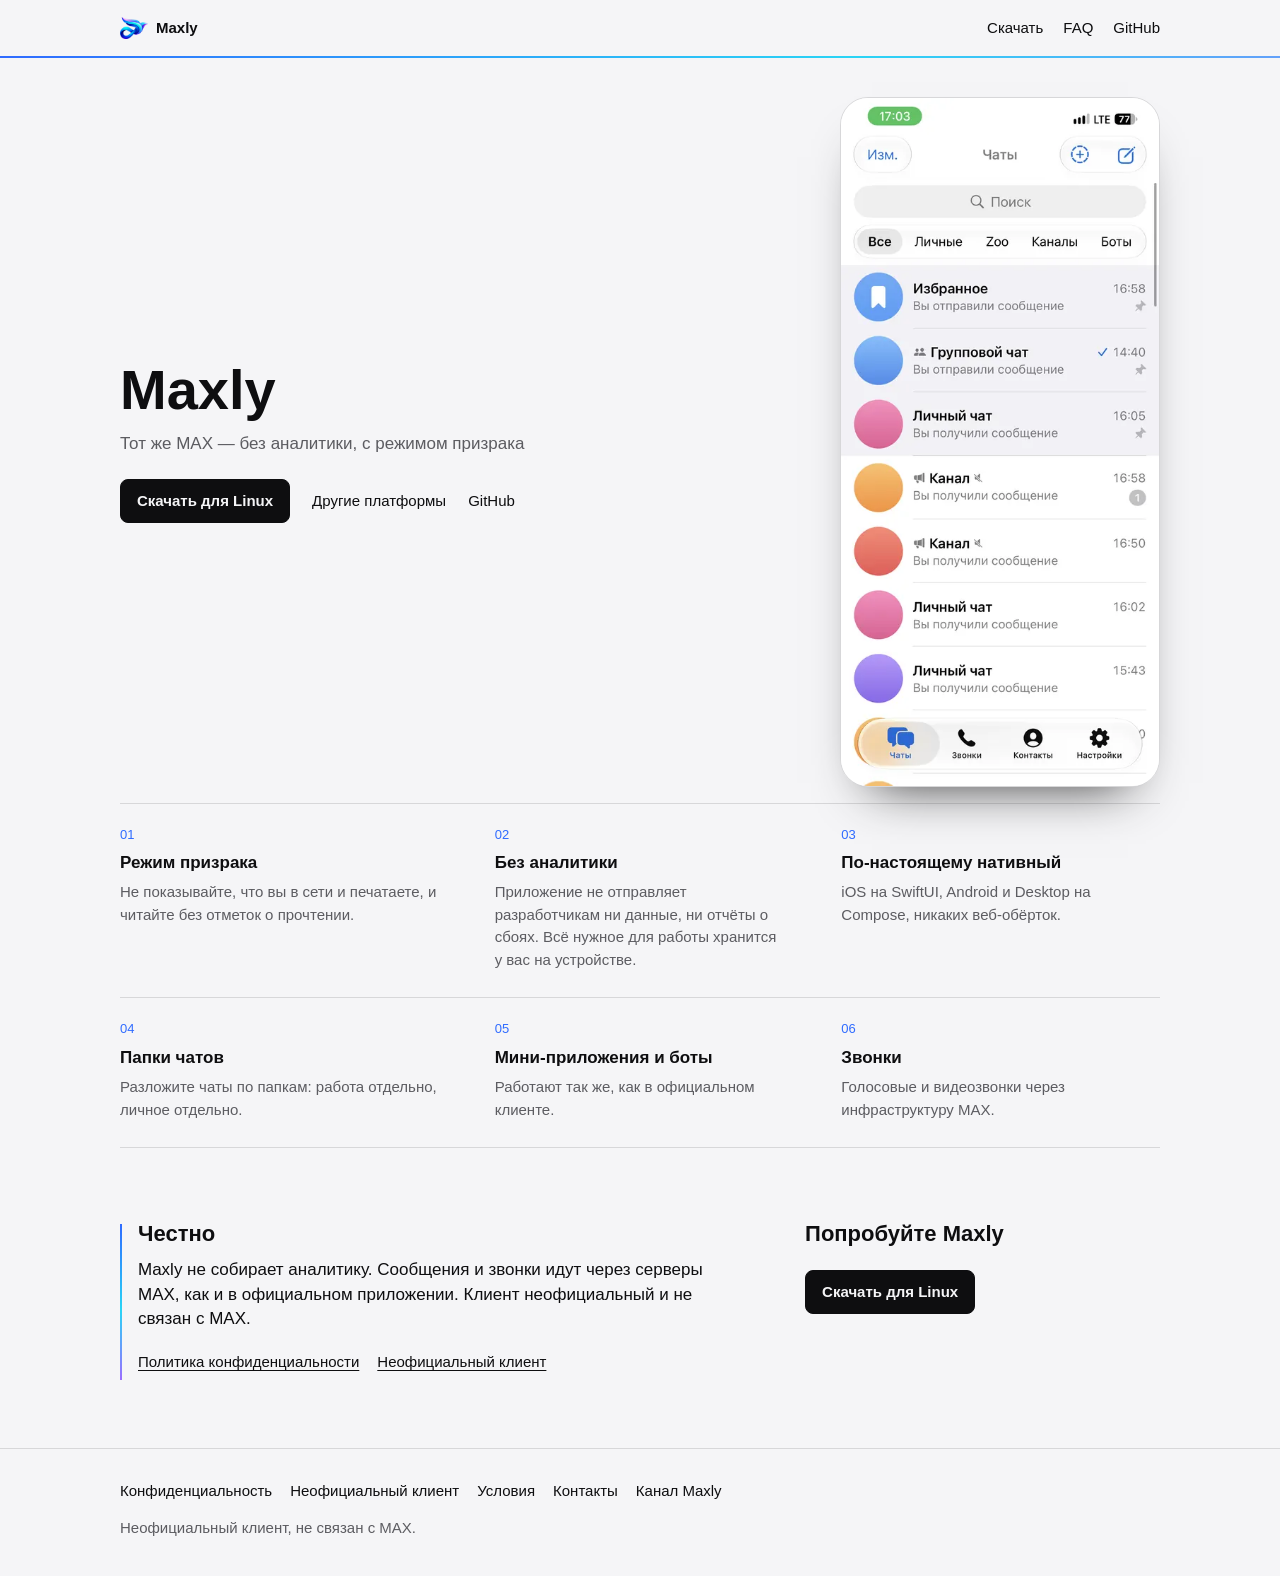
<file: index.html>
<!DOCTYPE html>
<html lang="ru" data-root="">
<head>
<meta charset="utf-8">
<meta name="viewport" content="width=device-width, initial-scale=1">
<title>Maxly — клиент MAX без аналитики для iOS, Android и Desktop</title>
<meta name="description" content="Неофициальный клиент MAX с режимом призрака. Не собирает аналитику. Нативные приложения для iPhone, Android, Windows, macOS и Linux.">
<link rel="canonical" href="https://fighxy.github.io/maxly-site/">
<meta property="og:title" content="Maxly — клиент MAX без аналитики для iOS, Android и Desktop">
<meta property="og:description" content="Неофициальный клиент MAX с режимом призрака. Не собирает аналитику. Нативные приложения для iPhone, Android, Windows, macOS и Linux.">
<meta property="og:type" content="website">
<meta property="og:url" content="https://fighxy.github.io/maxly-site/">
<meta property="og:image" content="https://fighxy.github.io/maxly-site/og.png">
<meta name="twitter:card" content="summary_large_image">
<meta name="theme-color" content="#000000">

<link rel="icon" href="favicon.svg" type="image/svg+xml">
<link rel="stylesheet" href="assets/css/site.css">
</head>
<body>
<a class="skip" href="#main">К содержанию</a>
<header class="header">
  <div class="wrap header-inner">
    <a class="brand" href=""><img src="assets/img/logo.png" alt="" width="36" height="28">Maxly</a>
    <nav class="nav" aria-label="Основное">
      <a href="download/">Скачать</a>
      <a href="faq/">FAQ</a>
      <a href="https://github.com/fighxy/Maxly">GitHub</a>
    </nav>
  </div>
</header>
<main id="main">

<section class="section hero"><div class="wrap hero-grid">
  <div>
    <h1>Maxly</h1>
    <p class="lead">Тот же MAX — без аналитики, с режимом призрака</p>
    <div class="stack">
      <a class="btn" data-os-cta href="download/">Скачать</a>
      <a class="text-link" href="download/">Другие платформы</a>
      <a class="text-link" href="https://github.com/fighxy/Maxly">GitHub</a>
    </div>
  </div>
  <figure class="shot"><img src="assets/img/ios-chats.webp" width="450" height="973" alt="Maxly на iPhone: список чатов"></figure>
</div></section>
<section class="section tight"><div class="wrap"><div class="features"><article><span class="idx">01</span><h3>Режим призрака</h3><p>Не показывайте, что вы в сети и печатаете, и читайте без отметок о прочтении.</p></article>
<article><span class="idx">02</span><h3>Без аналитики</h3><p>Приложение не отправляет разработчикам ни данные, ни отчёты о сбоях. Всё нужное для работы хранится у вас на устройстве.</p></article>
<article><span class="idx">03</span><h3>По-настоящему нативный</h3><p>iOS на SwiftUI, Android и Desktop на Compose, никаких веб-обёрток.</p></article>
<article><span class="idx">04</span><h3>Папки чатов</h3><p>Разложите чаты по папкам: работа отдельно, личное отдельно.</p></article>
<article><span class="idx">05</span><h3>Мини-приложения и боты</h3><p>Работают так же, как в официальном клиенте.</p></article>
<article><span class="idx">06</span><h3>Звонки</h3><p>Голосовые и видеозвонки через инфраструктуру MAX.</p></article></div></div></section>
<section class="section tight"><div class="wrap close">
  <div>
    <h2>Честно</h2>
    <p>Maxly не собирает аналитику. Сообщения и звонки идут через серверы MAX, как и в официальном приложении. Клиент неофициальный и не связан с MAX.</p>
    <div class="links"><a href="privacy/">Политика конфиденциальности</a><a href="disclaimer/">Неофициальный клиент</a></div>
  </div>
  <div>
    <h2>Попробуйте Maxly</h2>
    <div class="stack"><a class="btn" data-os-cta href="download/">Скачать</a></div>
  </div>
</div></section>

</main>
<footer class="footer">
  <div class="wrap footer-inner">
    <nav aria-label="Документы">
      <a href="privacy/">Конфиденциальность</a>
      <a href="disclaimer/">Неофициальный клиент</a>
      <a href="terms/">Условия</a>
      <a href="contacts/">Контакты</a>
      <a href="https://t.me/maxly_client">Канал Maxly</a>
    </nav>
    <p class="muted legal-note">Неофициальный клиент, не связан с MAX.</p>
  </div>
</footer>
<script src="assets/js/os.js"></script>
</body>
</html>
</file>
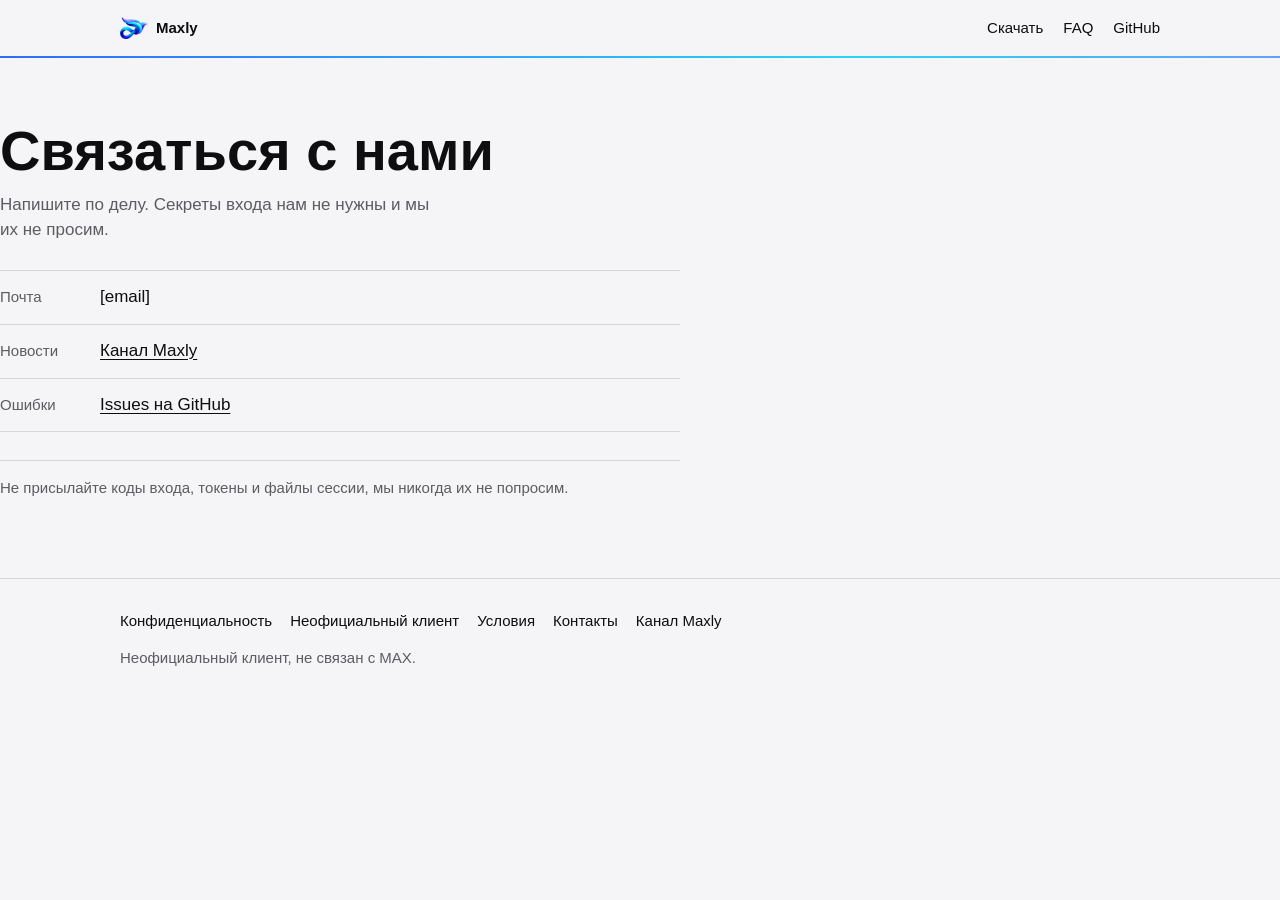
<file: contacts/index.html>
<!DOCTYPE html>
<html lang="ru" data-root="../">
<head>
<meta charset="utf-8">
<meta name="viewport" content="width=device-width, initial-scale=1">
<title>Связаться с нами — Maxly</title>
<meta name="description" content="Почта проекта, канал новостей Maxly и Issues на GitHub. Не присылайте коды входа, токены и файлы сессии.">
<link rel="canonical" href="https://fighxy.github.io/maxly-site/contacts/">
<meta property="og:title" content="Связаться с нами — Maxly">
<meta property="og:description" content="Почта проекта, канал новостей Maxly и Issues на GitHub. Не присылайте коды входа, токены и файлы сессии.">
<meta property="og:type" content="website">
<meta property="og:url" content="https://fighxy.github.io/maxly-site/contacts/">
<meta property="og:image" content="https://fighxy.github.io/maxly-site/og.png">
<meta name="twitter:card" content="summary_large_image">
<meta name="theme-color" content="#000000">

<link rel="icon" href="../favicon.svg" type="image/svg+xml">
<link rel="stylesheet" href="../assets/css/site.css">
</head>
<body>
<a class="skip" href="#main">К содержанию</a>
<header class="header">
  <div class="wrap header-inner">
    <a class="brand" href="../"><img src="../assets/img/logo.png" alt="" width="36" height="28">Maxly</a>
    <nav class="nav" aria-label="Основное">
      <a href="../download/">Скачать</a>
      <a href="../faq/">FAQ</a>
      <a href="https://github.com/fighxy/Maxly">GitHub</a>
    </nav>
  </div>
</header>
<main id="main">

<section class="section"><div class="narrow">
  <h1>Связаться с нами</h1>
  <p class="lead">Напишите по делу. Секреты входа нам не нужны и мы их не просим.</p>
  <ul class="contact-list">
    <li><span class="muted">Почта</span><span>[email]</span></li>
    <li><span class="muted">Новости</span><a href="https://t.me/maxly_client">Канал Maxly</a></li>
    <li><span class="muted">Ошибки</span><a href="https://github.com/fighxy/Maxly/issues">Issues на GitHub</a></li>
  </ul>
  <p class="callout">Не присылайте коды входа, токены и файлы сессии, мы никогда их не попросим.</p>
</div></section>

</main>
<footer class="footer">
  <div class="wrap footer-inner">
    <nav aria-label="Документы">
      <a href="../privacy/">Конфиденциальность</a>
      <a href="../disclaimer/">Неофициальный клиент</a>
      <a href="../terms/">Условия</a>
      <a href="../contacts/">Контакты</a>
      <a href="https://t.me/maxly_client">Канал Maxly</a>
    </nav>
    <p class="muted legal-note">Неофициальный клиент, не связан с MAX.</p>
  </div>
</footer>
<script src="../assets/js/os.js"></script>
</body>
</html>
</file>
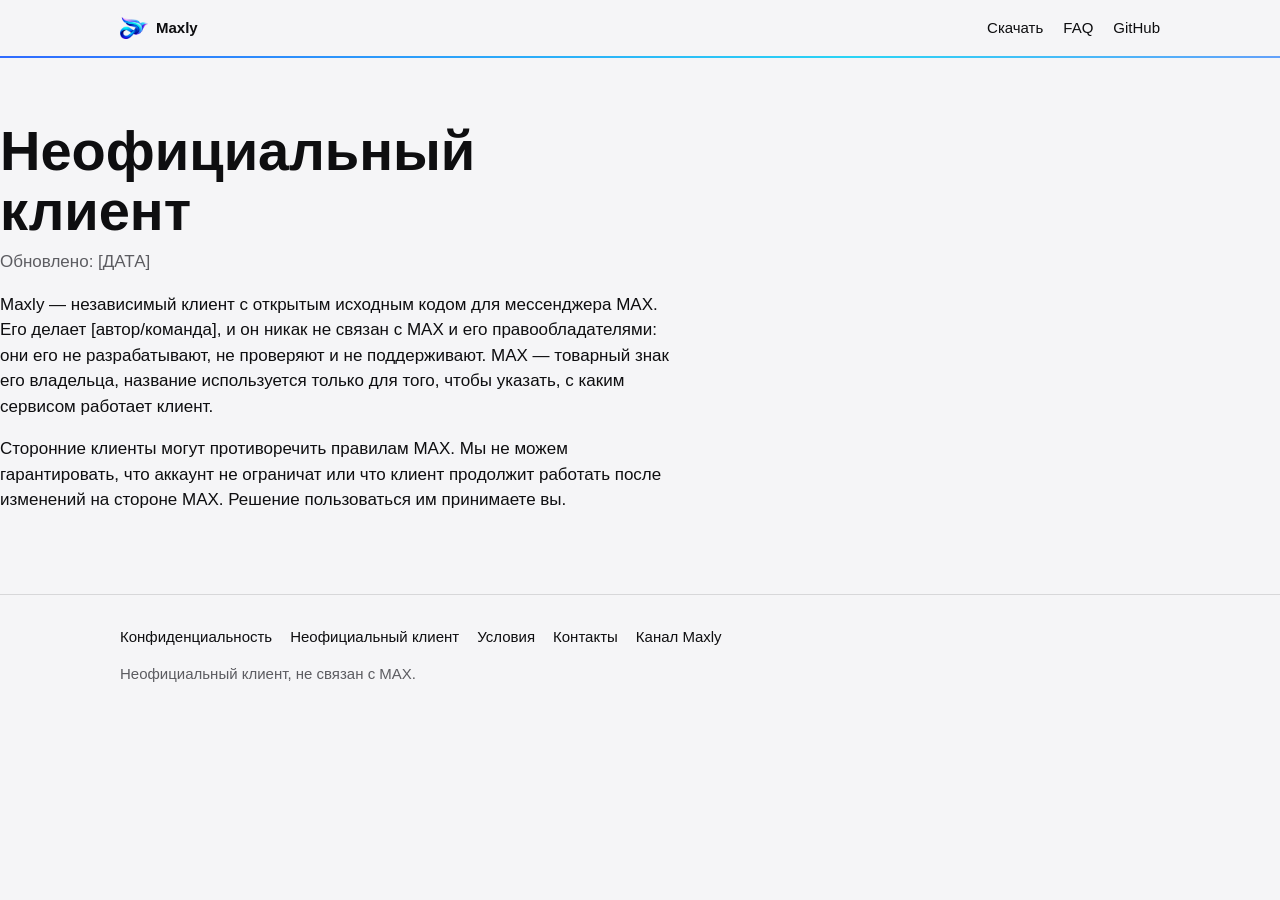
<file: disclaimer/index.html>
<!DOCTYPE html>
<html lang="ru" data-root="../">
<head>
<meta charset="utf-8">
<meta name="viewport" content="width=device-width, initial-scale=1">
<title>Неофициальный клиент — Maxly</title>
<meta name="description" content="Maxly — независимый клиент с открытым кодом. MAX его не разрабатывает, не проверяет и не поддерживает.">
<link rel="canonical" href="https://fighxy.github.io/maxly-site/disclaimer/">
<meta property="og:title" content="Неофициальный клиент — Maxly">
<meta property="og:description" content="Maxly — независимый клиент с открытым кодом. MAX его не разрабатывает, не проверяет и не поддерживает.">
<meta property="og:type" content="website">
<meta property="og:url" content="https://fighxy.github.io/maxly-site/disclaimer/">
<meta property="og:image" content="https://fighxy.github.io/maxly-site/og.png">
<meta name="twitter:card" content="summary_large_image">
<meta name="theme-color" content="#000000">

<link rel="icon" href="../favicon.svg" type="image/svg+xml">
<link rel="stylesheet" href="../assets/css/site.css">
</head>
<body>
<a class="skip" href="#main">К содержанию</a>
<header class="header">
  <div class="wrap header-inner">
    <a class="brand" href="../"><img src="../assets/img/logo.png" alt="" width="36" height="28">Maxly</a>
    <nav class="nav" aria-label="Основное">
      <a href="../download/">Скачать</a>
      <a href="../faq/">FAQ</a>
      <a href="https://github.com/fighxy/Maxly">GitHub</a>
    </nav>
  </div>
</header>
<main id="main">

<article class="section"><div class="narrow prose">
  <h1>Неофициальный клиент</h1>
  <p class="muted updated">Обновлено: [ДАТА]</p>
  <p>Maxly — независимый клиент с открытым исходным кодом для мессенджера MAX. Его делает [автор/команда], и он никак не связан с MAX и его правообладателями: они его не разрабатывают, не проверяют и не поддерживают. MAX — товарный знак его владельца, название используется только для того, чтобы указать, с каким сервисом работает клиент.</p>
  <p>Сторонние клиенты могут противоречить правилам MAX. Мы не можем гарантировать, что аккаунт не ограничат или что клиент продолжит работать после изменений на стороне MAX. Решение пользоваться им принимаете вы.</p>
</div></article>

</main>
<footer class="footer">
  <div class="wrap footer-inner">
    <nav aria-label="Документы">
      <a href="../privacy/">Конфиденциальность</a>
      <a href="../disclaimer/">Неофициальный клиент</a>
      <a href="../terms/">Условия</a>
      <a href="../contacts/">Контакты</a>
      <a href="https://t.me/maxly_client">Канал Maxly</a>
    </nav>
    <p class="muted legal-note">Неофициальный клиент, не связан с MAX.</p>
  </div>
</footer>
<script src="../assets/js/os.js"></script>
</body>
</html>
</file>
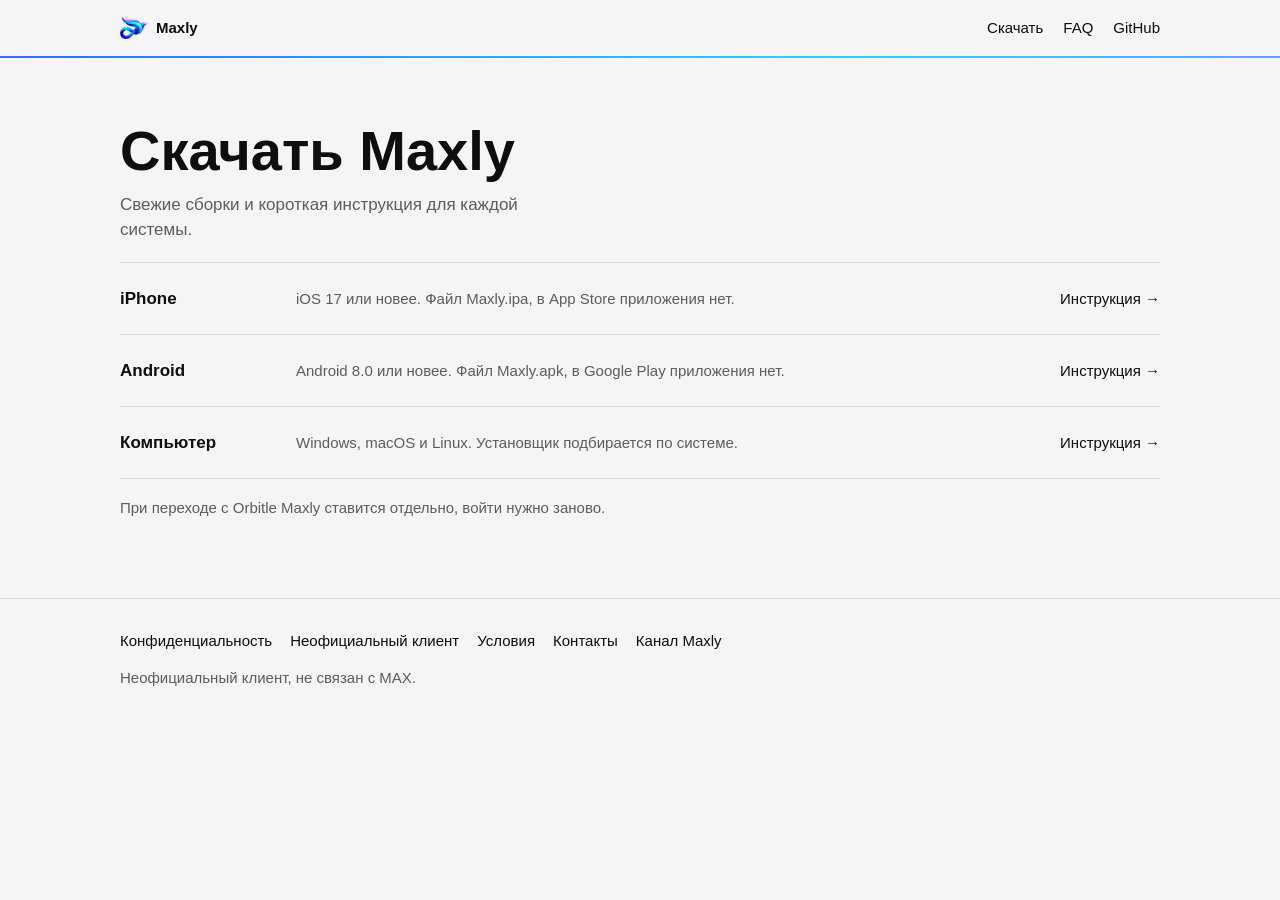
<file: download/index.html>
<!DOCTYPE html>
<html lang="ru" data-root="../">
<head>
<meta charset="utf-8">
<meta name="viewport" content="width=device-width, initial-scale=1">
<title>Скачать Maxly — iOS, Android, Windows, macOS, Linux</title>
<meta name="description" content="Как установить Maxly на iPhone, Android и компьютер: ссылки на свежие сборки и пошаговые инструкции.">
<link rel="canonical" href="https://fighxy.github.io/maxly-site/download/">
<meta property="og:title" content="Скачать Maxly — iOS, Android, Windows, macOS, Linux">
<meta property="og:description" content="Как установить Maxly на iPhone, Android и компьютер: ссылки на свежие сборки и пошаговые инструкции.">
<meta property="og:type" content="website">
<meta property="og:url" content="https://fighxy.github.io/maxly-site/download/">
<meta property="og:image" content="https://fighxy.github.io/maxly-site/og.png">
<meta name="twitter:card" content="summary_large_image">
<meta name="theme-color" content="#000000">

<link rel="icon" href="../favicon.svg" type="image/svg+xml">
<link rel="stylesheet" href="../assets/css/site.css">
</head>
<body>
<a class="skip" href="#main">К содержанию</a>
<header class="header">
  <div class="wrap header-inner">
    <a class="brand" href="../"><img src="../assets/img/logo.png" alt="" width="36" height="28">Maxly</a>
    <nav class="nav" aria-label="Основное">
      <a href="../download/">Скачать</a>
      <a href="../faq/">FAQ</a>
      <a href="https://github.com/fighxy/Maxly">GitHub</a>
    </nav>
  </div>
</header>
<main id="main">

<section class="section page-intro"><div class="wrap">
  <h1>Скачать Maxly</h1>
  <p class="lead">Свежие сборки и короткая инструкция для каждой системы.</p>
</div></section>
<section class="section"><div class="wrap">
  <div class="platforms">
    <a class="platform" href="ios/"><h2>iPhone</h2><p class="muted">iOS 17 или новее. Файл Maxly.ipa, в App Store приложения нет.</p><span>Инструкция</span></a>
    <a class="platform" href="android/"><h2>Android</h2><p class="muted">Android 8.0 или новее. Файл Maxly.apk, в Google Play приложения нет.</p><span>Инструкция</span></a>
    <a class="platform" href="desktop/"><h2>Компьютер</h2><p class="muted">Windows, macOS и Linux. Установщик подбирается по системе.</p><span>Инструкция</span></a>
  </div>
  <p class="note">При переходе с Orbitle Maxly ставится отдельно, войти нужно заново.</p>
</div></section>

</main>
<footer class="footer">
  <div class="wrap footer-inner">
    <nav aria-label="Документы">
      <a href="../privacy/">Конфиденциальность</a>
      <a href="../disclaimer/">Неофициальный клиент</a>
      <a href="../terms/">Условия</a>
      <a href="../contacts/">Контакты</a>
      <a href="https://t.me/maxly_client">Канал Maxly</a>
    </nav>
    <p class="muted legal-note">Неофициальный клиент, не связан с MAX.</p>
  </div>
</footer>
<script src="../assets/js/os.js"></script>
</body>
</html>
</file>
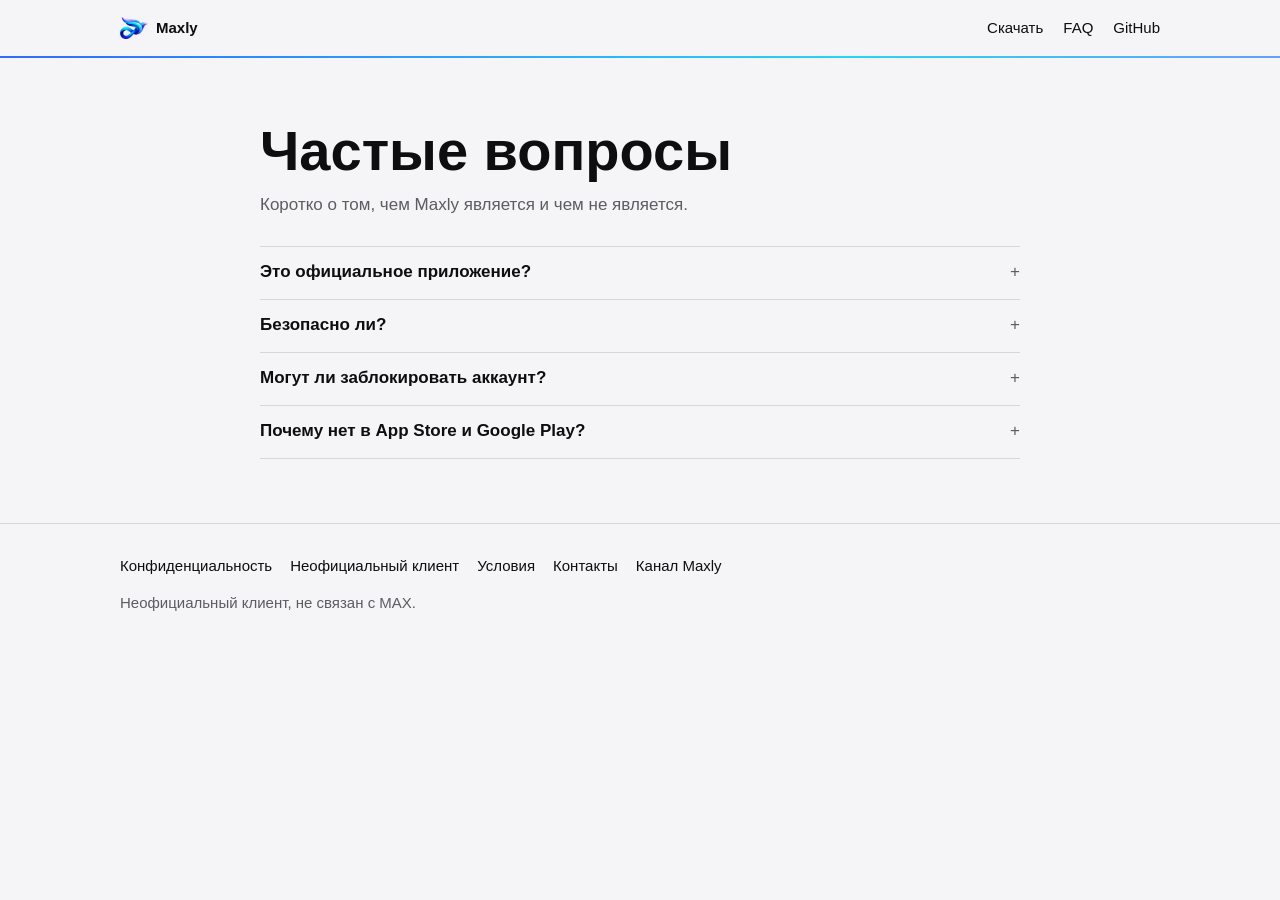
<file: faq/index.html>
<!DOCTYPE html>
<html lang="ru" data-root="../">
<head>
<meta charset="utf-8">
<meta name="viewport" content="width=device-width, initial-scale=1">
<title>Вопросы о Maxly</title>
<meta name="description" content="Официальное ли это приложение, безопасно ли им пользоваться и почему его нет в App Store и Google Play.">
<link rel="canonical" href="https://fighxy.github.io/maxly-site/faq/">
<meta property="og:title" content="Вопросы о Maxly">
<meta property="og:description" content="Официальное ли это приложение, безопасно ли им пользоваться и почему его нет в App Store и Google Play.">
<meta property="og:type" content="website">
<meta property="og:url" content="https://fighxy.github.io/maxly-site/faq/">
<meta property="og:image" content="https://fighxy.github.io/maxly-site/og.png">
<meta name="twitter:card" content="summary_large_image">
<meta name="theme-color" content="#000000">

<link rel="icon" href="../favicon.svg" type="image/svg+xml">
<link rel="stylesheet" href="../assets/css/site.css">
</head>
<body>
<a class="skip" href="#main">К содержанию</a>
<header class="header">
  <div class="wrap header-inner">
    <a class="brand" href="../"><img src="../assets/img/logo.png" alt="" width="36" height="28">Maxly</a>
    <nav class="nav" aria-label="Основное">
      <a href="../download/">Скачать</a>
      <a href="../faq/">FAQ</a>
      <a href="https://github.com/fighxy/Maxly">GitHub</a>
    </nav>
  </div>
</header>
<main id="main">

<section class="section"><div class="wrap" style="max-width:760px">
  <h1>Частые вопросы</h1>
  <p class="lead">Коротко о том, чем Maxly является и чем не является.</p>
  <div class="faq" style="margin-top:28px"><details><summary>Это официальное приложение?</summary><div class="faq-body"><p>Нет. Maxly — независимый клиент с открытым кодом, MAX с ним не связан.</p></div></details>
<details><summary>Безопасно ли?</summary><div class="faq-body"><p>Приложение не собирает аналитику, а сессия хранится только на устройстве. Сообщения при этом идут через серверы MAX, как и в официальном приложении. Код открыт, его можно проверить.</p></div></details>
<details><summary>Могут ли заблокировать аккаунт?</summary><div class="faq-body"><p>Гарантировать, что нет, мы не можем: сторонние клиенты могут противоречить правилам MAX. Решение пользоваться им за вами.</p></div></details>
<details><summary>Почему нет в App Store и Google Play?</summary><div class="faq-body"><p>Это неофициальный клиент, поэтому распространяется он только через релизы на GitHub.</p></div></details></div>
</div></section>

</main>
<footer class="footer">
  <div class="wrap footer-inner">
    <nav aria-label="Документы">
      <a href="../privacy/">Конфиденциальность</a>
      <a href="../disclaimer/">Неофициальный клиент</a>
      <a href="../terms/">Условия</a>
      <a href="../contacts/">Контакты</a>
      <a href="https://t.me/maxly_client">Канал Maxly</a>
    </nav>
    <p class="muted legal-note">Неофициальный клиент, не связан с MAX.</p>
  </div>
</footer>
<script src="../assets/js/os.js"></script>
</body>
</html>
</file>
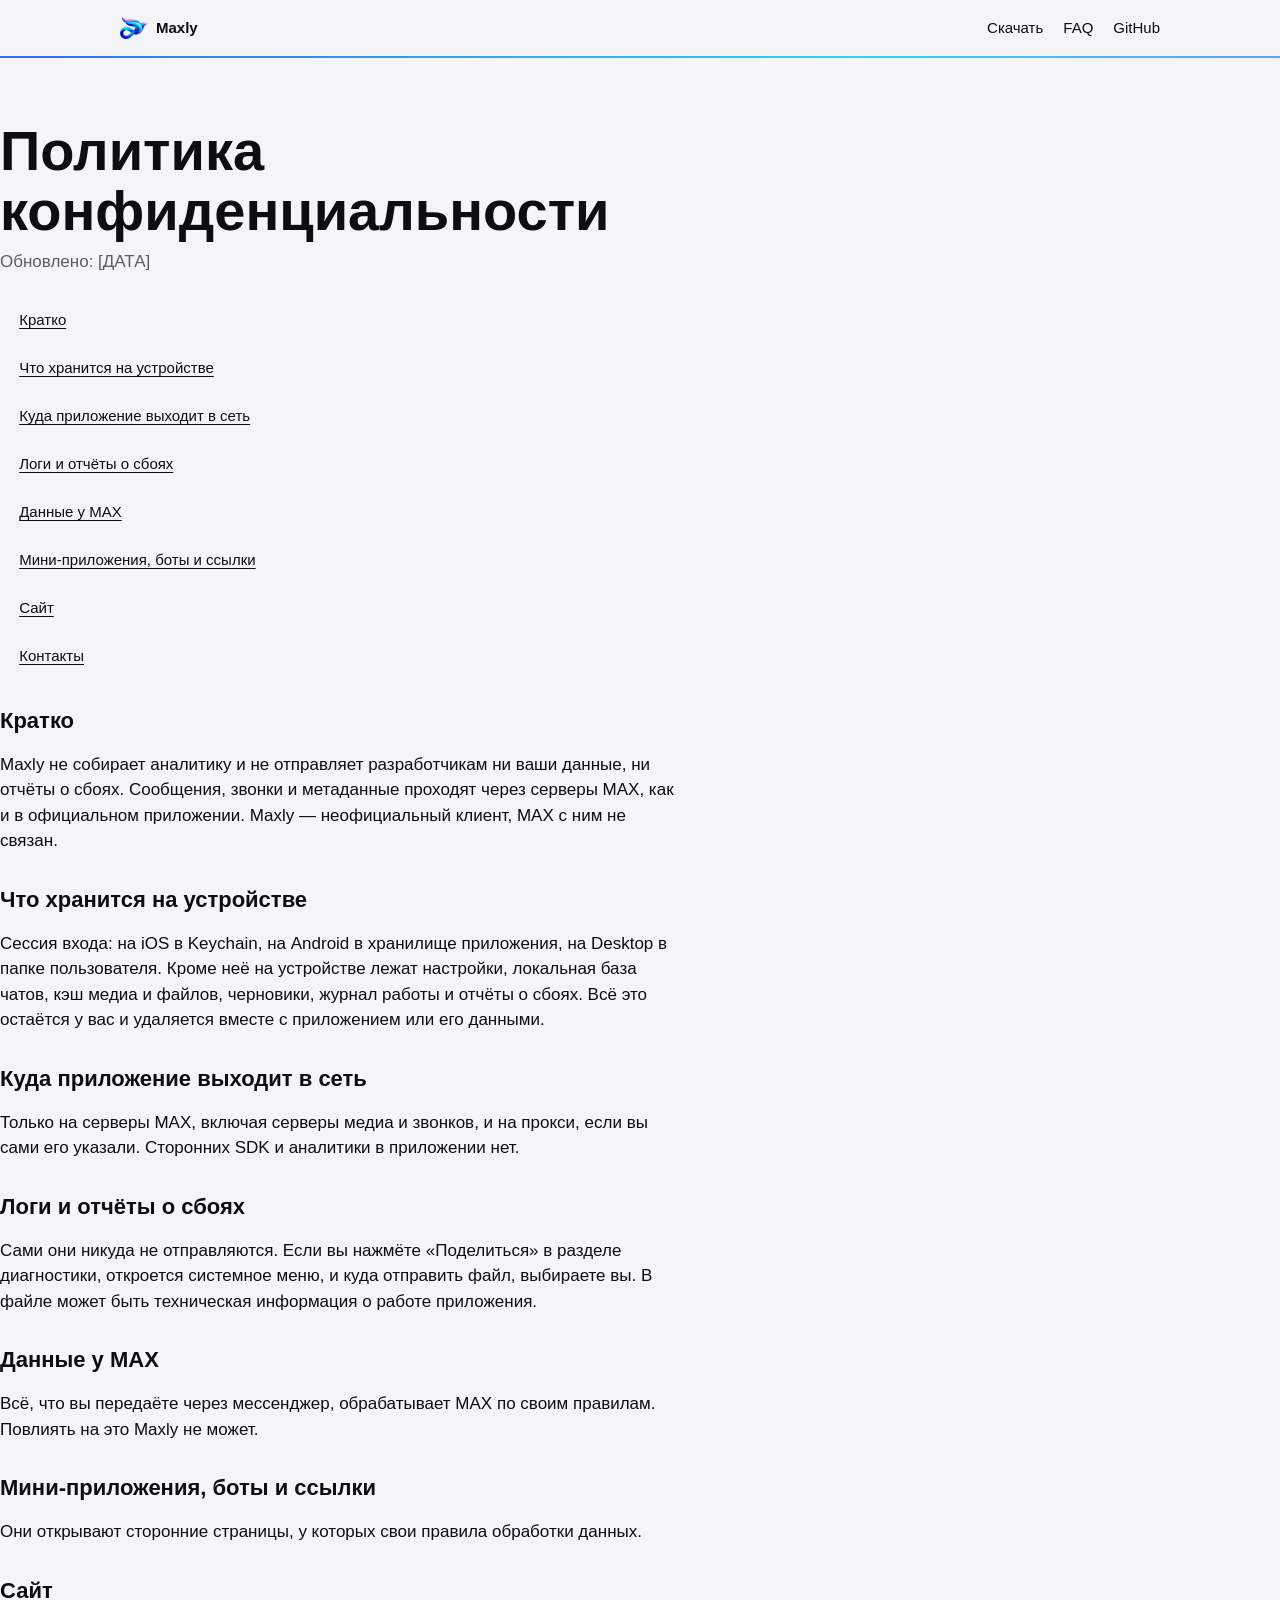
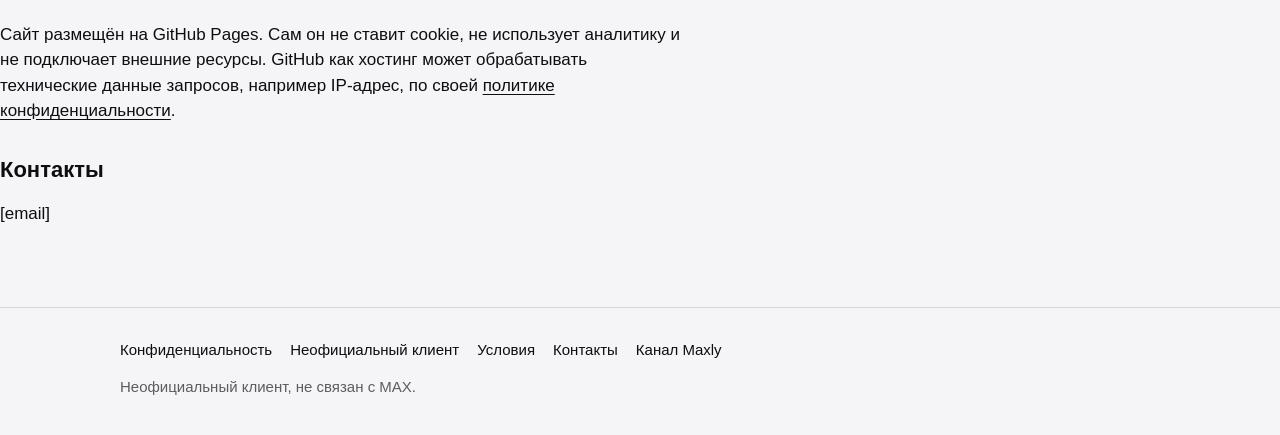
<file: privacy/index.html>
<!DOCTYPE html>
<html lang="ru" data-root="../">
<head>
<meta charset="utf-8">
<meta name="viewport" content="width=device-width, initial-scale=1">
<title>Политика конфиденциальности — Maxly</title>
<meta name="description" content="Maxly не собирает аналитику. Что хранится на устройстве, куда приложение выходит в сеть и как устроен этот сайт.">
<link rel="canonical" href="https://fighxy.github.io/maxly-site/privacy/">
<meta property="og:title" content="Политика конфиденциальности — Maxly">
<meta property="og:description" content="Maxly не собирает аналитику. Что хранится на устройстве, куда приложение выходит в сеть и как устроен этот сайт.">
<meta property="og:type" content="website">
<meta property="og:url" content="https://fighxy.github.io/maxly-site/privacy/">
<meta property="og:image" content="https://fighxy.github.io/maxly-site/og.png">
<meta name="twitter:card" content="summary_large_image">
<meta name="theme-color" content="#000000">

<link rel="icon" href="../favicon.svg" type="image/svg+xml">
<link rel="stylesheet" href="../assets/css/site.css">
</head>
<body>
<a class="skip" href="#main">К содержанию</a>
<header class="header">
  <div class="wrap header-inner">
    <a class="brand" href="../"><img src="../assets/img/logo.png" alt="" width="36" height="28">Maxly</a>
    <nav class="nav" aria-label="Основное">
      <a href="../download/">Скачать</a>
      <a href="../faq/">FAQ</a>
      <a href="https://github.com/fighxy/Maxly">GitHub</a>
    </nav>
  </div>
</header>
<main id="main">

<article class="section"><div class="narrow prose">
  <h1>Политика конфиденциальности</h1>
  <p class="muted updated">Обновлено: [ДАТА]</p>
  <ol class="toc">
    <li><a href="#short">Кратко</a></li>
    <li><a href="#device">Что хранится на устройстве</a></li>
    <li><a href="#network">Куда приложение выходит в сеть</a></li>
    <li><a href="#logs">Логи и отчёты о сбоях</a></li>
    <li><a href="#max">Данные у MAX</a></li>
    <li><a href="#third">Мини-приложения, боты и ссылки</a></li>
    <li><a href="#site">Сайт</a></li>
    <li><a href="#contact">Контакты</a></li>
  </ol>
  <h2 id="short">Кратко</h2>
  <p>Maxly не собирает аналитику и не отправляет разработчикам ни ваши данные, ни отчёты о сбоях. Сообщения, звонки и метаданные проходят через серверы MAX, как и в официальном приложении. Maxly — неофициальный клиент, MAX с ним не связан.</p>
  <h2 id="device">Что хранится на устройстве</h2>
  <p>Сессия входа: на iOS в Keychain, на Android в хранилище приложения, на Desktop в папке пользователя. Кроме неё на устройстве лежат настройки, локальная база чатов, кэш медиа и файлов, черновики, журнал работы и отчёты о сбоях. Всё это остаётся у вас и удаляется вместе с приложением или его данными.</p>
  <h2 id="network">Куда приложение выходит в сеть</h2>
  <p>Только на серверы MAX, включая серверы медиа и звонков, и на прокси, если вы сами его указали. Сторонних SDK и аналитики в приложении нет.</p>
  <h2 id="logs">Логи и отчёты о сбоях</h2>
  <p>Сами они никуда не отправляются. Если вы нажмёте «Поделиться» в разделе диагностики, откроется системное меню, и куда отправить файл, выбираете вы. В файле может быть техническая информация о работе приложения.</p>
  <h2 id="max">Данные у MAX</h2>
  <p>Всё, что вы передаёте через мессенджер, обрабатывает MAX по своим правилам. Повлиять на это Maxly не может.</p>
  <h2 id="third">Мини-приложения, боты и ссылки</h2>
  <p>Они открывают сторонние страницы, у которых свои правила обработки данных.</p>
  <h2 id="site">Сайт</h2>
  <p>Сайт размещён на GitHub Pages. Сам он не ставит cookie, не использует аналитику и не подключает внешние ресурсы. GitHub как хостинг может обрабатывать технические данные запросов, например IP-адрес, по своей <a href="https://docs.github.com/ru/site-policy/privacy-policies/github-general-privacy-statement">политике конфиденциальности</a>.</p>
  <h2 id="contact">Контакты</h2>
  <p>[email]</p>
</div></article>

</main>
<footer class="footer">
  <div class="wrap footer-inner">
    <nav aria-label="Документы">
      <a href="../privacy/">Конфиденциальность</a>
      <a href="../disclaimer/">Неофициальный клиент</a>
      <a href="../terms/">Условия</a>
      <a href="../contacts/">Контакты</a>
      <a href="https://t.me/maxly_client">Канал Maxly</a>
    </nav>
    <p class="muted legal-note">Неофициальный клиент, не связан с MAX.</p>
  </div>
</footer>
<script src="../assets/js/os.js"></script>
</body>
</html>
</file>
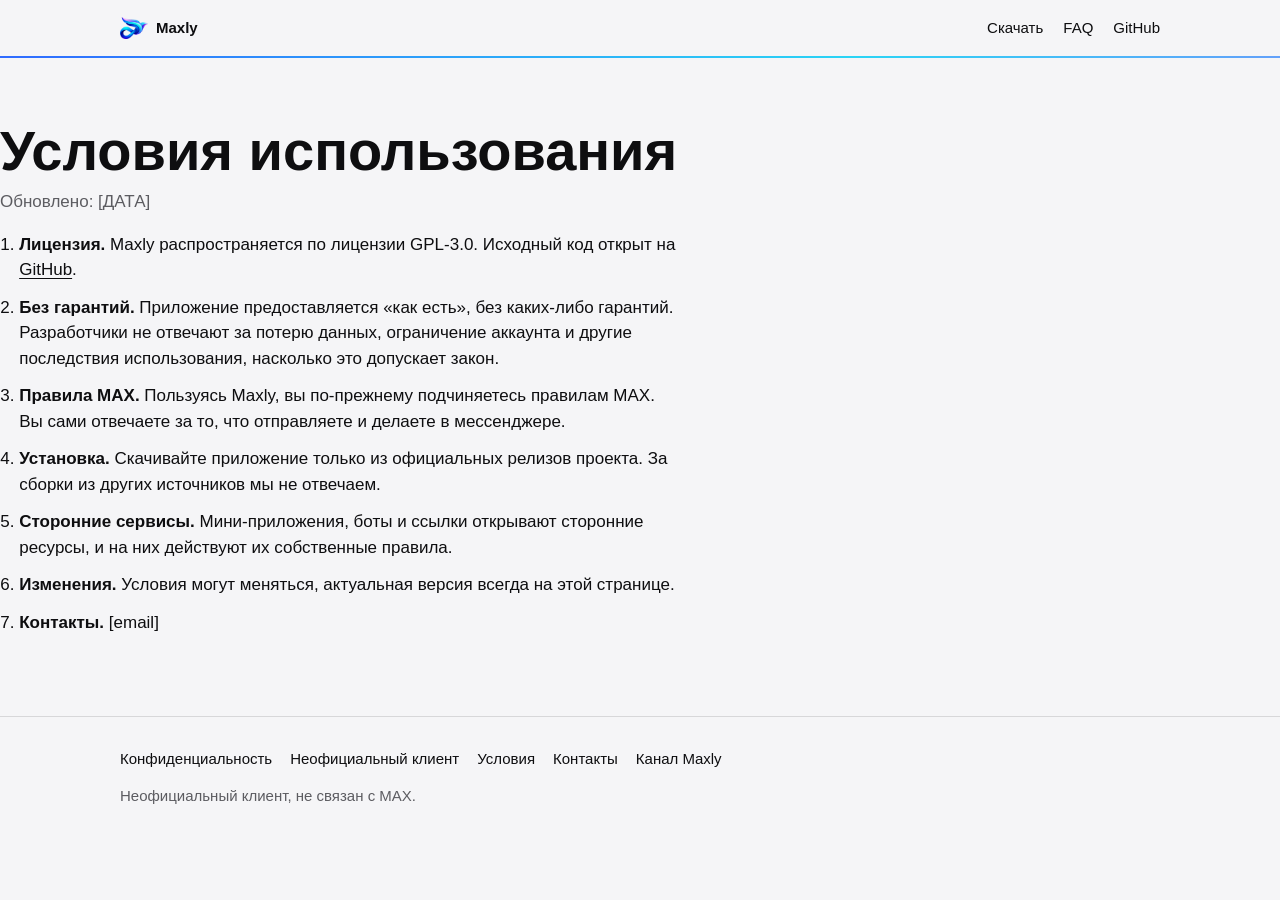
<file: terms/index.html>
<!DOCTYPE html>
<html lang="ru" data-root="../">
<head>
<meta charset="utf-8">
<meta name="viewport" content="width=device-width, initial-scale=1">
<title>Условия использования — Maxly</title>
<meta name="description" content="Условия использования Maxly: лицензия GPL-3.0, отсутствие гарантий и ответственность за соблюдение правил MAX.">
<link rel="canonical" href="https://fighxy.github.io/maxly-site/terms/">
<meta property="og:title" content="Условия использования — Maxly">
<meta property="og:description" content="Условия использования Maxly: лицензия GPL-3.0, отсутствие гарантий и ответственность за соблюдение правил MAX.">
<meta property="og:type" content="website">
<meta property="og:url" content="https://fighxy.github.io/maxly-site/terms/">
<meta property="og:image" content="https://fighxy.github.io/maxly-site/og.png">
<meta name="twitter:card" content="summary_large_image">
<meta name="theme-color" content="#000000">

<link rel="icon" href="../favicon.svg" type="image/svg+xml">
<link rel="stylesheet" href="../assets/css/site.css">
</head>
<body>
<a class="skip" href="#main">К содержанию</a>
<header class="header">
  <div class="wrap header-inner">
    <a class="brand" href="../"><img src="../assets/img/logo.png" alt="" width="36" height="28">Maxly</a>
    <nav class="nav" aria-label="Основное">
      <a href="../download/">Скачать</a>
      <a href="../faq/">FAQ</a>
      <a href="https://github.com/fighxy/Maxly">GitHub</a>
    </nav>
  </div>
</header>
<main id="main">

<article class="section"><div class="narrow prose">
  <h1>Условия использования</h1>
  <p class="muted updated">Обновлено: [ДАТА]</p>
  <ol>
    <li><strong>Лицензия.</strong> Maxly распространяется по лицензии GPL-3.0. Исходный код открыт на <a href="https://github.com/fighxy/Maxly">GitHub</a>.</li>
    <li><strong>Без гарантий.</strong> Приложение предоставляется «как есть», без каких-либо гарантий. Разработчики не отвечают за потерю данных, ограничение аккаунта и другие последствия использования, насколько это допускает закон.</li>
    <li><strong>Правила MAX.</strong> Пользуясь Maxly, вы по-прежнему подчиняетесь правилам MAX. Вы сами отвечаете за то, что отправляете и делаете в мессенджере.</li>
    <li><strong>Установка.</strong> Скачивайте приложение только из официальных релизов проекта. За сборки из других источников мы не отвечаем.</li>
    <li><strong>Сторонние сервисы.</strong> Мини-приложения, боты и ссылки открывают сторонние ресурсы, и на них действуют их собственные правила.</li>
    <li><strong>Изменения.</strong> Условия могут меняться, актуальная версия всегда на этой странице.</li>
    <li><strong>Контакты.</strong> [email]</li>
  </ol>
</div></article>

</main>
<footer class="footer">
  <div class="wrap footer-inner">
    <nav aria-label="Документы">
      <a href="../privacy/">Конфиденциальность</a>
      <a href="../disclaimer/">Неофициальный клиент</a>
      <a href="../terms/">Условия</a>
      <a href="../contacts/">Контакты</a>
      <a href="https://t.me/maxly_client">Канал Maxly</a>
    </nav>
    <p class="muted legal-note">Неофициальный клиент, не связан с MAX.</p>
  </div>
</footer>
<script src="../assets/js/os.js"></script>
</body>
</html>
</file>
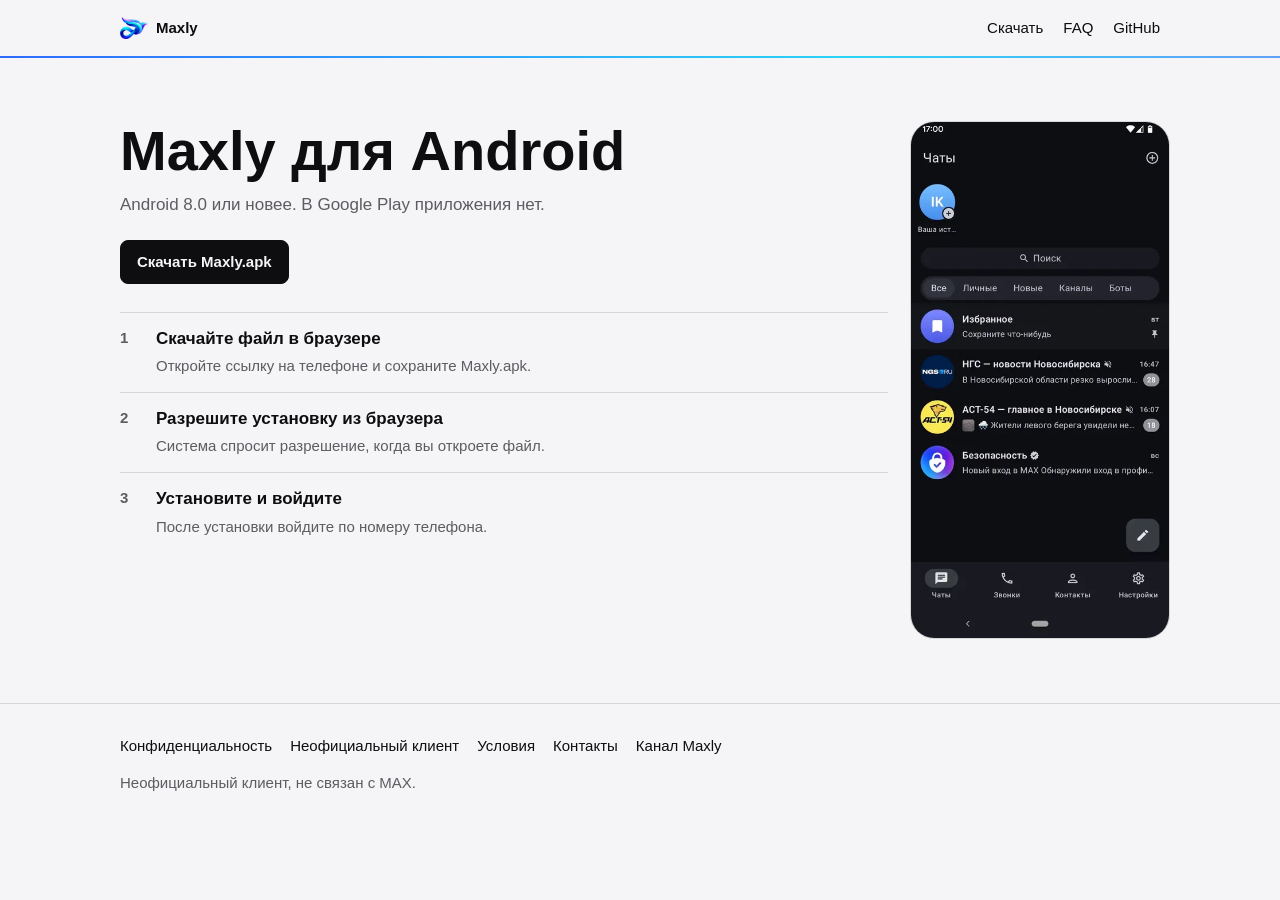
<file: download/android/index.html>
<!DOCTYPE html>
<html lang="ru" data-root="../../">
<head>
<meta charset="utf-8">
<meta name="viewport" content="width=device-width, initial-scale=1">
<title>Maxly для Android — Maxly</title>
<meta name="description" content="Как установить Maxly на Android: файл Maxly.apk, Android 8.0 или новее. В Google Play приложения нет.">
<link rel="canonical" href="https://fighxy.github.io/maxly-site/download/android/">
<meta property="og:title" content="Maxly для Android — Maxly">
<meta property="og:description" content="Как установить Maxly на Android: файл Maxly.apk, Android 8.0 или новее. В Google Play приложения нет.">
<meta property="og:type" content="website">
<meta property="og:url" content="https://fighxy.github.io/maxly-site/download/android/">
<meta property="og:image" content="https://fighxy.github.io/maxly-site/og.png">
<meta name="twitter:card" content="summary_large_image">
<meta name="theme-color" content="#000000">

<link rel="icon" href="../../favicon.svg" type="image/svg+xml">
<link rel="stylesheet" href="../../assets/css/site.css">
</head>
<body>
<a class="skip" href="#main">К содержанию</a>
<header class="header">
  <div class="wrap header-inner">
    <a class="brand" href="../../"><img src="../../assets/img/logo.png" alt="" width="36" height="28">Maxly</a>
    <nav class="nav" aria-label="Основное">
      <a href="../../download/">Скачать</a>
      <a href="../../faq/">FAQ</a>
      <a href="https://github.com/fighxy/Maxly">GitHub</a>
    </nav>
  </div>
</header>
<main id="main">

<section class="section"><div class="wrap split">
  <div>
    <h1>Maxly для Android</h1>
    <p class="lead">Android 8.0 или новее. В Google Play приложения нет.</p>
    <div class="stack"><a class="btn btn-primary" href="https://github.com/fighxy/Maxly/releases/download/android-latest/Maxly.apk">Скачать Maxly.apk</a></div>
    <ol class="steps">
      <li><b>1</b><div><strong>Скачайте файл в браузере</strong><p class="muted">Откройте ссылку на телефоне и сохраните Maxly.apk.</p></div></li>
      <li><b>2</b><div><strong>Разрешите установку из браузера</strong><p class="muted">Система спросит разрешение, когда вы откроете файл.</p></div></li>
      <li><b>3</b><div><strong>Установите и войдите</strong><p class="muted">После установки войдите по номеру телефона.</p></div></li>
    </ol>
  </div>
  <figure class="phone" style="width:min(260px,70vw);justify-self:center"><img src="../../assets/img/android-chats.webp" width="450" height="900" alt="Список чатов Maxly на Android" loading="lazy"></figure>
</div></section>

</main>
<footer class="footer">
  <div class="wrap footer-inner">
    <nav aria-label="Документы">
      <a href="../../privacy/">Конфиденциальность</a>
      <a href="../../disclaimer/">Неофициальный клиент</a>
      <a href="../../terms/">Условия</a>
      <a href="../../contacts/">Контакты</a>
      <a href="https://t.me/maxly_client">Канал Maxly</a>
    </nav>
    <p class="muted legal-note">Неофициальный клиент, не связан с MAX.</p>
  </div>
</footer>
<script src="../../assets/js/os.js"></script>
</body>
</html>
</file>
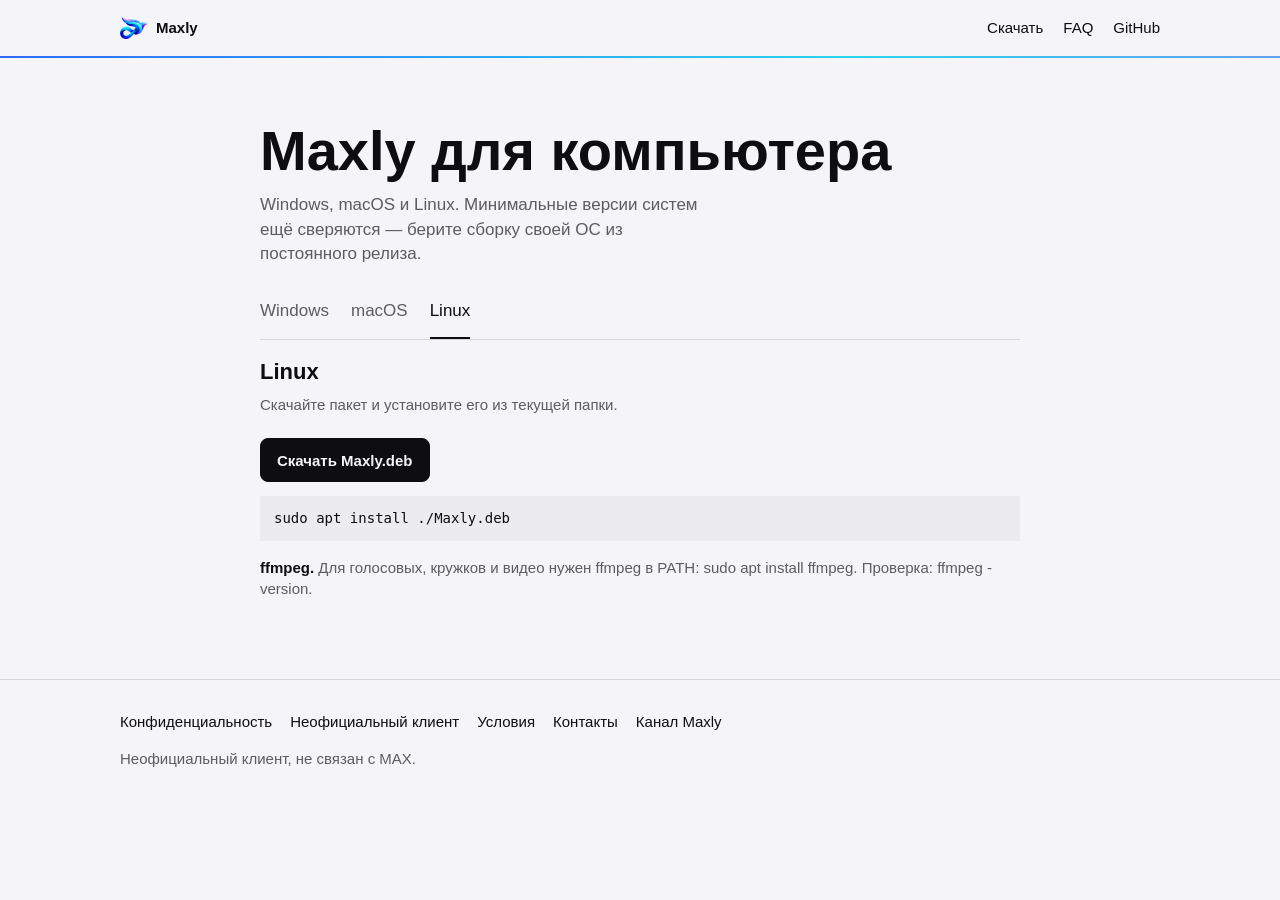
<file: download/desktop/index.html>
<!DOCTYPE html>
<html lang="ru" data-root="../../">
<head>
<meta charset="utf-8">
<meta name="viewport" content="width=device-width, initial-scale=1">
<title>Maxly для компьютера — Maxly</title>
<meta name="description" content="Maxly для Windows, macOS и Linux: установщики Maxly.msi, Maxly.dmg и Maxly.deb и зачем нужен ffmpeg.">
<link rel="canonical" href="https://fighxy.github.io/maxly-site/download/desktop/">
<meta property="og:title" content="Maxly для компьютера — Maxly">
<meta property="og:description" content="Maxly для Windows, macOS и Linux: установщики Maxly.msi, Maxly.dmg и Maxly.deb и зачем нужен ffmpeg.">
<meta property="og:type" content="website">
<meta property="og:url" content="https://fighxy.github.io/maxly-site/download/desktop/">
<meta property="og:image" content="https://fighxy.github.io/maxly-site/og.png">
<meta name="twitter:card" content="summary_large_image">
<meta name="theme-color" content="#000000">

<link rel="icon" href="../../favicon.svg" type="image/svg+xml">
<link rel="stylesheet" href="../../assets/css/site.css">
</head>
<body>
<a class="skip" href="#main">К содержанию</a>
<header class="header">
  <div class="wrap header-inner">
    <a class="brand" href="../../"><img src="../../assets/img/logo.png" alt="" width="36" height="28">Maxly</a>
    <nav class="nav" aria-label="Основное">
      <a href="../../download/">Скачать</a>
      <a href="../../faq/">FAQ</a>
      <a href="https://github.com/fighxy/Maxly">GitHub</a>
    </nav>
  </div>
</header>
<main id="main">

<section class="section"><div class="wrap" style="max-width:760px">
  <h1>Maxly для компьютера</h1>
  <p class="lead">Windows, macOS и Linux. Минимальные версии систем ещё сверяются — берите сборку своей ОС из постоянного релиза.</p>
  <div class="tabs" role="tablist" aria-label="Система">
    <button class="tab" type="button" role="tab" data-tab="windows" aria-selected="true">Windows</button>
    <button class="tab" type="button" role="tab" data-tab="macos" aria-selected="false" tabindex="-1">macOS</button>
    <button class="tab" type="button" role="tab" data-tab="linux" aria-selected="false" tabindex="-1">Linux</button>
  </div>
  <div class="panel" data-panel="windows">
    <h2>Windows</h2>
    <p class="muted file">Пройдите установщик Maxly.msi.</p>
    <div class="stack"><a class="btn btn-primary" href="https://github.com/fighxy/Maxly/releases/download/desktop-latest/Maxly.msi">Скачать Maxly.msi</a></div>
    <p class="note">Заменяет ли установщик Orbitle или ставится рядом, ещё не решено. Пока считайте, что Maxly ставится отдельно и войти нужно заново.</p>
    <p class="note req"><strong style="color:var(--text)">ffmpeg. </strong>Для голосовых, кружков и видео нужен ffmpeg в PATH. В терминале: winget install Gyan.FFmpeg. Откройте новое окно и проверьте ffmpeg -version.</p>
  </div>
  <div class="panel" data-panel="macos" hidden>
    <h2>macOS</h2>
    <p class="muted file">Откройте Maxly.dmg и перетащите приложение в «Программы».</p>
    <div class="stack"><a class="btn btn-primary" href="https://github.com/fighxy/Maxly/releases/download/desktop-latest/Maxly.dmg">Скачать Maxly.dmg</a></div>
    <p class="note">Сборка не подписана. Первый запуск: правый клик по приложению и «Открыть».</p>
    <p class="note req"><strong style="color:var(--text)">ffmpeg. </strong>Для голосовых, кружков и видео нужен ffmpeg в PATH. Если стоит Homebrew: brew install ffmpeg. Проверка: ffmpeg -version.</p>
  </div>
  <div class="panel" data-panel="linux" hidden>
    <h2>Linux</h2>
    <p class="muted file">Скачайте пакет и установите его из текущей папки.</p>
    <div class="stack"><a class="btn btn-primary" href="https://github.com/fighxy/Maxly/releases/download/desktop-latest/Maxly.deb">Скачать Maxly.deb</a></div>
    <pre><code>sudo apt install ./Maxly.deb</code></pre>
    <p class="note req"><strong style="color:var(--text)">ffmpeg. </strong>Для голосовых, кружков и видео нужен ffmpeg в PATH: sudo apt install ffmpeg. Проверка: ffmpeg -version.</p>
  </div>
  <noscript><style>[data-panel]{display:block !important}</style></noscript>
</div></section>

</main>
<footer class="footer">
  <div class="wrap footer-inner">
    <nav aria-label="Документы">
      <a href="../../privacy/">Конфиденциальность</a>
      <a href="../../disclaimer/">Неофициальный клиент</a>
      <a href="../../terms/">Условия</a>
      <a href="../../contacts/">Контакты</a>
      <a href="https://t.me/maxly_client">Канал Maxly</a>
    </nav>
    <p class="muted legal-note">Неофициальный клиент, не связан с MAX.</p>
  </div>
</footer>
<script src="../../assets/js/os.js"></script>
</body>
</html>
</file>
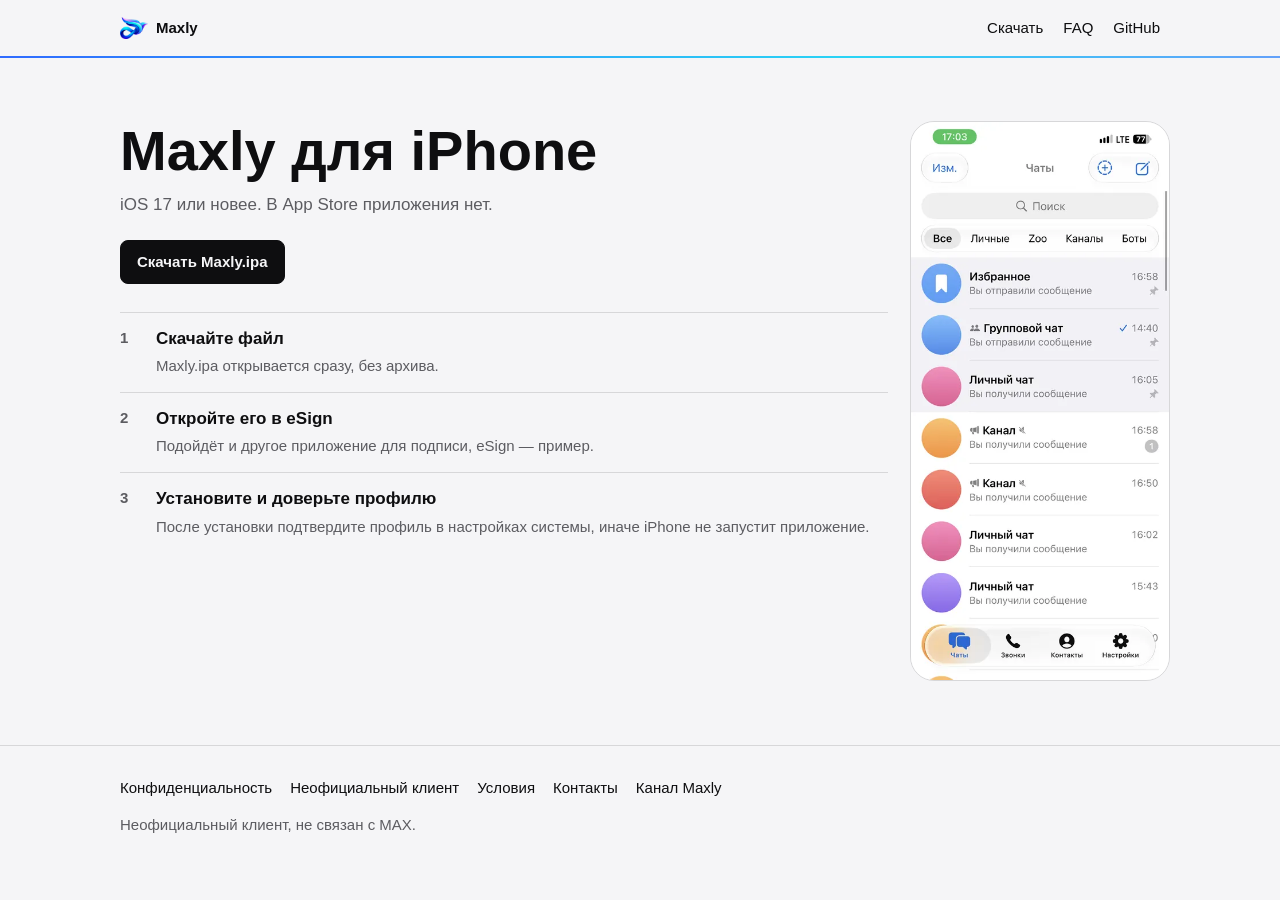
<file: download/ios/index.html>
<!DOCTYPE html>
<html lang="ru" data-root="../../">
<head>
<meta charset="utf-8">
<meta name="viewport" content="width=device-width, initial-scale=1">
<title>Maxly для iPhone — Maxly</title>
<meta name="description" content="Как установить Maxly на iPhone: файл Maxly.ipa, iOS 17 или новее и подпись, например через eSign. В App Store приложения нет.">
<link rel="canonical" href="https://fighxy.github.io/maxly-site/download/ios/">
<meta property="og:title" content="Maxly для iPhone — Maxly">
<meta property="og:description" content="Как установить Maxly на iPhone: файл Maxly.ipa, iOS 17 или новее и подпись, например через eSign. В App Store приложения нет.">
<meta property="og:type" content="website">
<meta property="og:url" content="https://fighxy.github.io/maxly-site/download/ios/">
<meta property="og:image" content="https://fighxy.github.io/maxly-site/og.png">
<meta name="twitter:card" content="summary_large_image">
<meta name="theme-color" content="#000000">

<link rel="icon" href="../../favicon.svg" type="image/svg+xml">
<link rel="stylesheet" href="../../assets/css/site.css">
</head>
<body>
<a class="skip" href="#main">К содержанию</a>
<header class="header">
  <div class="wrap header-inner">
    <a class="brand" href="../../"><img src="../../assets/img/logo.png" alt="" width="36" height="28">Maxly</a>
    <nav class="nav" aria-label="Основное">
      <a href="../../download/">Скачать</a>
      <a href="../../faq/">FAQ</a>
      <a href="https://github.com/fighxy/Maxly">GitHub</a>
    </nav>
  </div>
</header>
<main id="main">

<section class="section"><div class="wrap split">
  <div>
    <h1>Maxly для iPhone</h1>
    <p class="lead">iOS 17 или новее. В App Store приложения нет.</p>
    <div class="stack"><a class="btn btn-primary" href="https://github.com/fighxy/Maxly/releases/download/ios-latest/Maxly.ipa">Скачать Maxly.ipa</a></div>
    <ol class="steps">
      <li><b>1</b><div><strong>Скачайте файл</strong><p class="muted">Maxly.ipa открывается сразу, без архива.</p></div></li>
      <li><b>2</b><div><strong>Откройте его в eSign</strong><p class="muted">Подойдёт и другое приложение для подписи, eSign — пример.</p></div></li>
      <li><b>3</b><div><strong>Установите и доверьте профилю</strong><p class="muted">После установки подтвердите профиль в настройках системы, иначе iPhone не запустит приложение.</p></div></li>
    </ol>
  </div>
  <figure class="phone" style="width:min(260px,70vw);justify-self:center"><img src="../../assets/img/ios-chats.webp" width="450" height="973" alt="Список чатов Maxly на iPhone" loading="lazy"></figure>
</div></section>

</main>
<footer class="footer">
  <div class="wrap footer-inner">
    <nav aria-label="Документы">
      <a href="../../privacy/">Конфиденциальность</a>
      <a href="../../disclaimer/">Неофициальный клиент</a>
      <a href="../../terms/">Условия</a>
      <a href="../../contacts/">Контакты</a>
      <a href="https://t.me/maxly_client">Канал Maxly</a>
    </nav>
    <p class="muted legal-note">Неофициальный клиент, не связан с MAX.</p>
  </div>
</footer>
<script src="../../assets/js/os.js"></script>
</body>
</html>
</file>
<file: assets/css/site.css>
button,[role='button']{cursor:pointer}
:root {
  --bg: #000;
  --surface: #0e0e10;
  --surface-2: #17171a;
  --text: #f5f5f7;
  --muted: #a1a1a6;
  --line: rgba(255, 255, 255, 0.14);
  --accent-1: #2f6bff;
  --accent-2: #2ad4f5;
  --accent-3: #9b6dff;
  --header: #000;
  color-scheme: dark;
  letter-spacing: 0;
}

@media (prefers-color-scheme: light) {
  :root {
    --bg: #f5f5f7;
    --surface: #ffffff;
    --surface-2: #ececef;
    --text: #0e0e10;
    --muted: #5c5c61;
    --line: rgba(0, 0, 0, 0.12);
    --header: #f5f5f7;
    color-scheme: light;
  }
}

* { box-sizing: border-box; }
html { scroll-behavior: smooth; }
body {
  margin: 0;
  min-height: 100vh;
  background: var(--bg);
  color: var(--text);
  font-family: -apple-system, "SF Pro Text", "Segoe UI", Roboto, sans-serif;
  font-size: 17px;
  line-height: 1.45;
  letter-spacing: 0;
  font-style: normal;
  text-rendering: optimizeLegibility;
}
img { max-width: 100%; height: auto; }
a { color: inherit; }
button, summary { font: inherit; color: inherit; letter-spacing: 0; background: none; }
:focus { outline: none; }
:focus-visible {
  outline: 2px solid var(--accent-1);
  outline-offset: 3px;
}
@media (prefers-reduced-motion: reduce) {
  html { scroll-behavior: auto; }
  *, *::before, *::after {
    animation: none !important;
    transition: none !important;
  }
}

.skip {
  position: absolute;
  left: 16px;
  top: -40px;
  background: var(--bg);
  color: var(--text);
  padding: 8px 12px;
  z-index: 40;
}
.skip:focus { top: 12px; }

.wrap {
  width: min(1040px, calc(100% - 40px));
  margin: 0 auto;
}
.narrow { width: min(680px, calc(100% - 40px)); }

.header {
  position: sticky;
  top: 0;
  z-index: 30;
  background: var(--header);
  border-bottom: 1px solid var(--line);
}
.header::after {
  content: "";
  position: absolute;
  left: 0;
  right: 0;
  bottom: -2px;
  height: 2px;
  background: linear-gradient(90deg, #2f6bff, #2ad4f5, #9b6dff, #2f6bff);
  background-size: 200% 100%;
  animation: ribbon 14s linear infinite;
}
.header-inner, .footer-inner {
  display: flex;
  align-items: center;
  justify-content: space-between;
  gap: 16px;
  min-height: 56px;
}
.brand {
  display: inline-flex;
  align-items: center;
  gap: 8px;
  text-decoration: none;
  font-weight: 600;
  font-size: 15px;
}
.brand img { width: 28px; height: 22px; object-fit: contain; }
.nav { display: flex; align-items: center; gap: 20px; }
.nav a {
  text-decoration: none;
  font-size: 15px;
  min-height: 44px;
  display: inline-flex;
  align-items: center;
}
.nav a:hover { text-decoration: underline; text-underline-offset: 3px; }

.section { padding: 40px 0; }
.section.tight { padding-top: 0; }
.section.hero { padding-top: 28px; padding-bottom: 8px; }
@media (min-width: 800px) {
  .section { padding: 64px 0; }
  .section.hero { padding-top: 40px; padding-bottom: 16px; }
}

h1, h2, h3, p { letter-spacing: 0; font-style: normal; }
h1 {
  margin: 0;
  font-size: 40px;
  line-height: 44px;
  font-weight: 600;
}
h2 {
  margin: 0;
  font-size: 22px;
  line-height: 28px;
  font-weight: 600;
}
h3 { margin: 0; font-size: 17px; line-height: 1.35; font-weight: 600; }
@media (min-width: 800px) {
  h1 { font-size: 56px; line-height: 60px; }
}
.lead {
  margin: 12px 0 0;
  font-size: 17px;
  line-height: 1.45;
  max-width: 28rem;
  color: var(--muted);
}
.muted { color: var(--muted); font-size: 15px; line-height: 1.5; }
.stack { display: flex; flex-wrap: wrap; align-items: center; gap: 8px 22px; margin-top: 22px; }
.text-link {
  min-height: 44px;
  display: inline-flex;
  align-items: center;
  font-size: 15px;
  text-decoration: none;
  background-image: linear-gradient(currentColor, currentColor);
  background-repeat: no-repeat;
  background-position: 0 78%;
  background-size: 0 1px;
  transition: background-size 0.35s cubic-bezier(0.16, 1, 0.3, 1);
}
.text-link:hover { background-size: 100% 1px; }

.btn {
  display: inline-flex;
  align-items: center;
  justify-content: center;
  min-height: 44px;
  padding: 0 16px;
  border-radius: 8px;
  text-decoration: none;
  font-size: 15px;
  font-weight: 600;
  border: 1px solid var(--text);
  letter-spacing: 0;
  background: var(--text);
  color: var(--bg);
  transition: transform 0.25s cubic-bezier(0.16, 1, 0.3, 1), box-shadow 0.25s;
}
.btn:hover {
  transform: translateY(-2px);
  box-shadow: 0 10px 24px -14px #2f6bff;
}
.btn:active { transform: translateY(0); box-shadow: none; }
.btn-secondary {
  background: transparent;
  color: var(--text);
}
.btn-secondary:hover { box-shadow: none; }

.hero h1,
.hero .lead,
.hero .stack,
.shot {
  animation: enter 0.8s cubic-bezier(0.16, 1, 0.3, 1) both;
}
.hero .lead { animation-delay: 0.08s; }
.hero .stack { animation-delay: 0.16s; }
.shot { animation-delay: 0.12s; }

.hero-grid {
  display: grid;
  gap: 32px;
  align-items: end;
}
@media (min-width: 900px) {
  .hero-grid { grid-template-columns: 1fr 320px; gap: 56px; align-items: center; }
}
.shot { margin: 0; }
.shot img {
  display: block;
  width: min(320px, 74vw);
  margin-inline: auto;
  height: auto;
  border-radius: 28px;
  border: 1px solid var(--line);
  box-shadow: 0 28px 50px -32px rgba(0, 0, 0, 0.85);
  animation: float 7s ease-in-out 0.8s infinite;
}
.phone {
  margin: 0;
  width: min(260px, 70vw);
  justify-self: center;
}
.phone img {
  display: block;
  width: 100%;
  height: auto;
  border-radius: 24px;
  border: 1px solid var(--line);
  animation: float 7s ease-in-out infinite;
}

.features {
  display: grid;
  grid-template-columns: 1fr;
  border-top: 1px solid var(--line);
}
.idx {
  display: block;
  margin-bottom: 8px;
  font-size: 13px;
  font-variant-numeric: tabular-nums;
  color: var(--accent-1);
}
.features article {
  position: relative;
  padding: 18px 0 20px;
  border-bottom: 1px solid var(--line);
  animation: enter 0.7s cubic-bezier(0.16, 1, 0.3, 1) both;
  transition: background 0.3s ease;
}
.features article:nth-child(2) { animation-delay: 0.05s; }
.features article:nth-child(3) { animation-delay: 0.1s; }
.features article:nth-child(4) { animation-delay: 0.15s; }
.features article:nth-child(5) { animation-delay: 0.2s; }
.features article:nth-child(6) { animation-delay: 0.25s; }
.features article::before {
  content: "";
  position: absolute;
  left: 0;
  top: 14px;
  bottom: 14px;
  width: 2px;
  background: linear-gradient(#2f6bff, #2ad4f5);
  transform: scaleY(0);
  transform-origin: center;
  transition: transform 0.35s cubic-bezier(0.16, 1, 0.3, 1);
}
.features article:hover::before { transform: scaleY(1); }
.features p {
  margin: 6px 0 0;
  color: var(--muted);
  font-size: 15px;
  line-height: 1.5;
}
@media (min-width: 720px) {
  .features { grid-template-columns: 1fr 1fr; }
  .features article { padding: 22px 28px 24px 0; }
  .features article:nth-child(2n) { padding-left: 28px; }
  .features article:nth-child(2n)::before { left: 28px; }
}
@media (min-width: 1020px) {
  .features { grid-template-columns: 1fr 1fr 1fr; }
  .features article,
  .features article:nth-child(2n) { padding: 22px 28px 26px 0; }
  .features article::before,
  .features article:nth-child(2n)::before { left: 0; }
  .features article:nth-child(3n+2),
  .features article:nth-child(3n) { padding-left: 28px; }
  .features article:nth-child(3n+2)::before,
  .features article:nth-child(3n)::before { left: 28px; }
}

.close {
  display: grid;
  gap: 36px;
  padding-top: 8px;
}
.close > div:first-child { position: relative; padding-left: 18px; }
.close > div:first-child::before {
  content: "";
  position: absolute;
  left: 0;
  top: 4px;
  bottom: 4px;
  width: 2px;
  background: linear-gradient(#2f6bff, #2ad4f5 55%, #9b6dff);
}
.close p { margin: 10px 0 0; max-width: 38rem; }
@media (min-width: 800px) {
  .close { grid-template-columns: 1.4fr 0.8fr; gap: 64px; align-items: start; }
}
.links { display: flex; flex-wrap: wrap; gap: 8px 18px; margin-top: 8px; font-size: 15px; }
.links a { min-height: 44px; display: inline-flex; align-items: center; text-underline-offset: 3px; }
.links a:hover, .prose a:hover, .note a:hover { text-decoration: underline; }

.platforms { border-top: 1px solid var(--line); }
.platform {
  display: grid;
  grid-template-columns: 1fr auto;
  gap: 4px 16px;
  align-items: center;
  min-height: 72px;
  padding: 14px 0;
  border-bottom: 1px solid var(--line);
  text-decoration: none;
  transition: padding-left 0.3s cubic-bezier(0.16, 1, 0.3, 1);
}
.platform:hover { padding-left: 8px; }
.platform h2 { font-size: 17px; line-height: 22px; }
.platform p { margin: 0; grid-column: 1 / -1; }
.platform span { font-size: 15px; display: inline-block; transition: transform 0.3s cubic-bezier(0.16, 1, 0.3, 1); }
.platform span::after { content: " →"; }
.platform:hover span { transform: translateX(4px); }
@media (min-width: 700px) {
  .platform { grid-template-columns: 160px 1fr auto; }
  .platform p { grid-column: auto; }
}
.note {
  margin-top: 18px;
  color: var(--muted);
  font-size: 15px;
}

.split {
  display: grid;
  gap: 32px;
  align-items: start;
}
@media (min-width: 900px) {
  .split { grid-template-columns: 1fr 240px; }
}
.steps { margin: 28px 0 0; padding: 0; list-style: none; }
.steps li {
  display: grid;
  grid-template-columns: 24px 1fr;
  gap: 12px;
  padding: 14px 0;
  border-top: 1px solid var(--line);
}
.steps b { font-size: 15px; font-weight: 600; color: var(--muted); }
.steps p { margin: 4px 0 0; }
.req { margin-top: 16px; }

.tabs {
  display: flex;
  gap: 22px;
  margin: 28px 0 8px;
  border-bottom: 1px solid var(--line);
}
.tab {
  min-height: 44px;
  padding: 0 0 10px;
  border: 0;
  border-bottom: 2px solid transparent;
  background: transparent;
  color: var(--muted);
  transition: color 0.2s, border-color 0.2s;
}
.tab[aria-selected="true"] {
  color: var(--text);
  border-bottom-color: var(--text);
}
.panel h2 { margin-top: 18px; font-size: 22px; line-height: 28px; }
.file { margin: 8px 0 0; }
code, pre {
  font-family: ui-monospace, "SF Mono", Menlo, Consolas, monospace;
  font-size: 14px;
}
pre {
  margin: 14px 0 0;
  padding: 12px 14px;
  background: var(--surface-2);
  overflow-x: auto;
}

.faq { border-top: 1px solid var(--line); }
.faq details { border-bottom: 1px solid var(--line); }
.faq summary {
  min-height: 52px;
  display: flex;
  align-items: center;
  justify-content: space-between;
  gap: 16px;
  cursor: pointer;
  list-style: none;
  font-weight: 600;
  padding: 8px 0;
}
.faq summary::-webkit-details-marker { display: none; }
.faq summary::after {
  content: "+";
  color: var(--muted);
  font-weight: 400;
  transition: transform 0.25s cubic-bezier(0.16, 1, 0.3, 1);
}
.faq details[open] summary::after { transform: rotate(45deg); }
.faq-body {
  display: grid;
  grid-template-rows: 0fr;
  transition: grid-template-rows 0.32s cubic-bezier(0.16, 1, 0.3, 1);
}
.faq details[open] .faq-body { grid-template-rows: 1fr; }
.faq-body > p {
  overflow: hidden;
  margin: 0;
  padding-bottom: 16px;
  color: var(--muted);
  font-size: 15px;
  line-height: 1.5;
  max-width: 40rem;
}
.faq details > p { margin: 0 0 16px; color: var(--muted); font-size: 15px; line-height: 1.5; max-width: 40rem; }

.updated { margin: 8px 0 0; }
.toc { margin: 28px 0; padding: 0; list-style: none; display: grid; gap: 2px; }
.toc a { font-size: 15px; text-decoration: none; min-height: 36px; display: inline-flex; align-items: center; }
.toc a:hover { text-decoration: underline; }
.prose h2 { margin-top: 32px; font-size: 22px; line-height: 28px; }
.prose p, .prose li { font-size: 17px; line-height: 1.5; }
.prose ol { padding-left: 1.2rem; display: grid; gap: 12px; }
.prose a { text-decoration: underline; text-underline-offset: 3px; }

.callout {
  margin-top: 28px;
  padding-top: 16px;
  border-top: 1px solid var(--line);
  color: var(--muted);
  font-size: 15px;
}
.contact-list { list-style: none; padding: 0; margin: 28px 0 0; border-top: 1px solid var(--line); }
.contact-list li {
  display: grid;
  grid-template-columns: 88px 1fr;
  gap: 12px;
  align-items: baseline;
  padding: 14px 0;
  border-bottom: 1px solid var(--line);
}
.contact-list a { text-decoration: underline; text-underline-offset: 3px; width: fit-content; }

.footer { border-top: 1px solid var(--line); padding: 20px 0 36px; }
.footer-inner { align-items: flex-start; flex-direction: column; min-height: 0; gap: 4px; }
.footer nav { display: flex; flex-wrap: wrap; gap: 4px 18px; }
.footer a { font-size: 15px; text-decoration: none; min-height: 44px; display: inline-flex; align-items: center; }
.footer a:hover { text-decoration: underline; }
.legal-note { margin: 0; }

.page-intro { padding-bottom: 0; }
.page-intro + .section { padding-top: 20px; }

.error-page {
  min-height: 100vh;
  display: flex;
  flex-direction: column;
  align-items: center;
  justify-content: center;
  gap: 12px;
  text-align: center;
  padding: 24px;
  background: var(--bg);
  color: var(--text);
}
.error-page p { max-width: 36rem; overflow-wrap: anywhere; }

@keyframes enter {
  from { opacity: 0; transform: translateY(16px); }
  to { opacity: 1; transform: none; }
}
@keyframes float {
  0%, 100% { transform: translateY(0); }
  50% { transform: translateY(-8px); }
}
@keyframes ribbon {
  to { background-position: 200% 0; }
}
</file>
